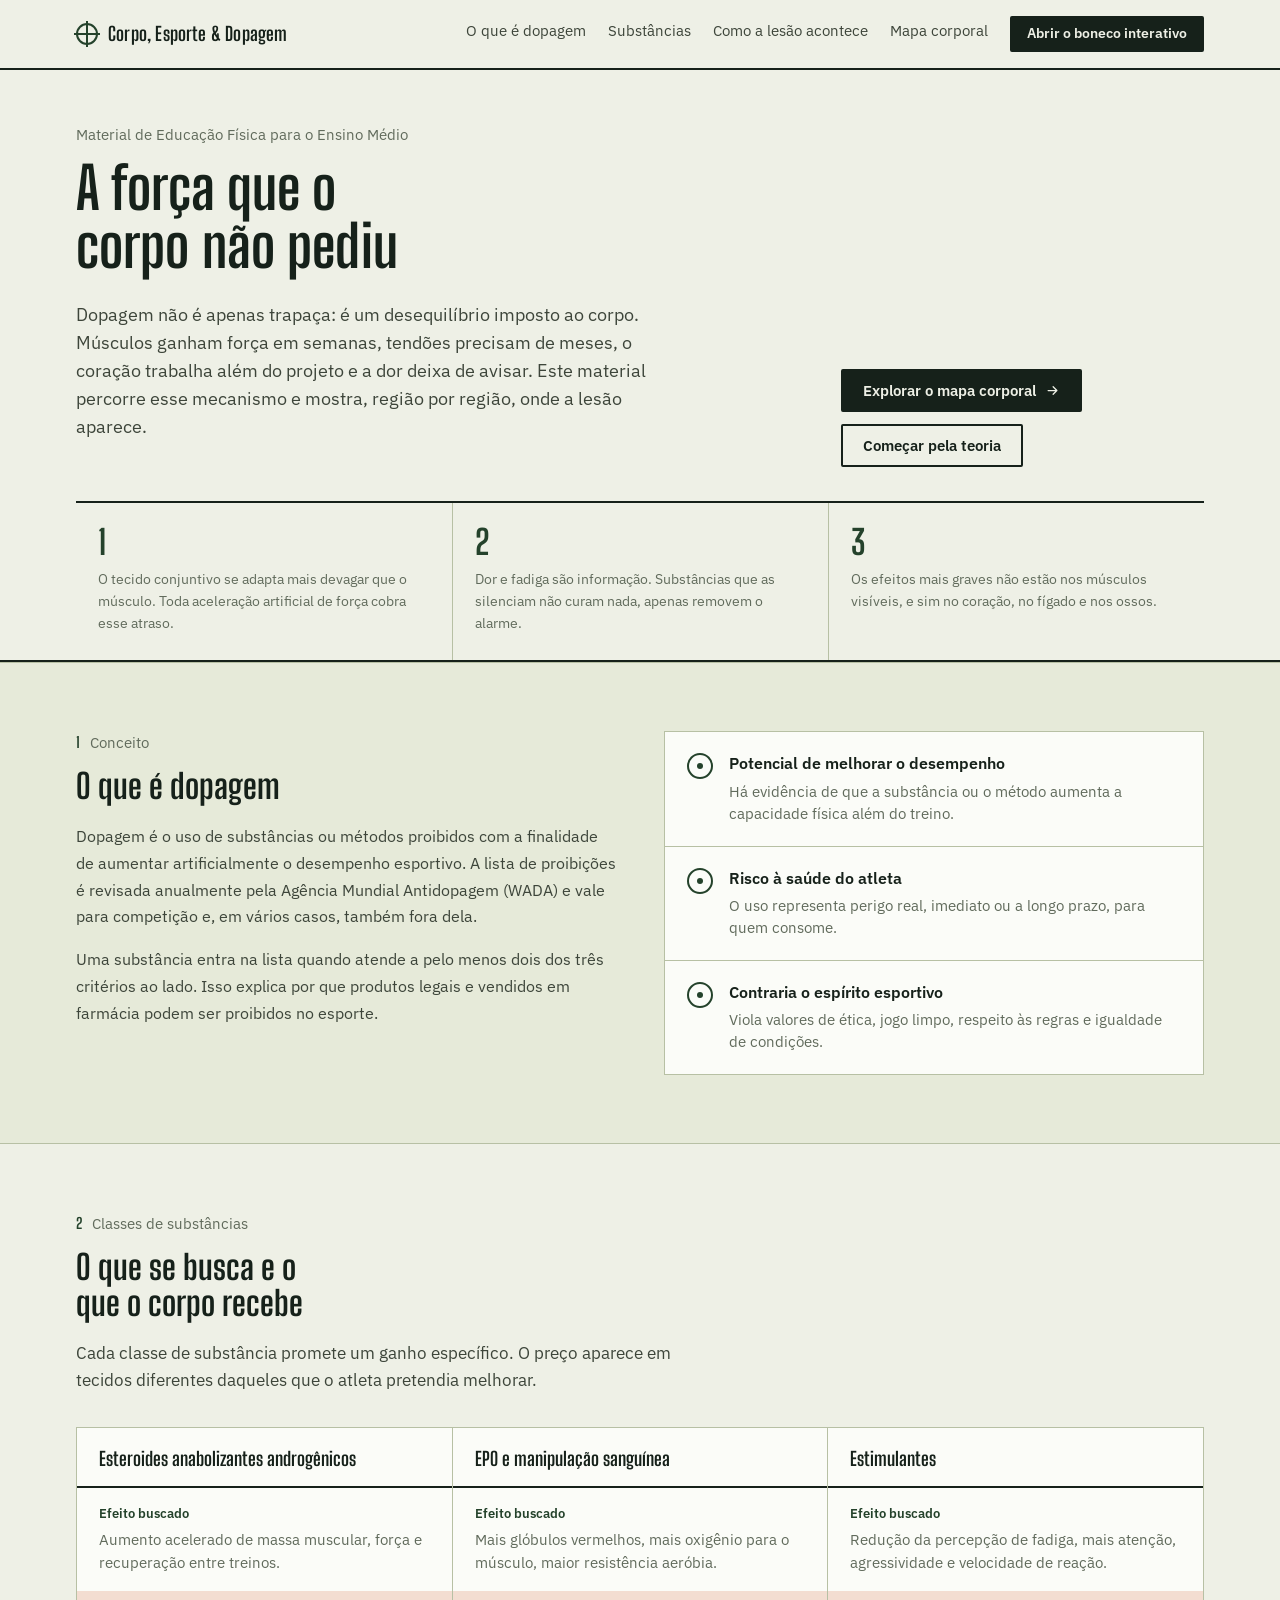
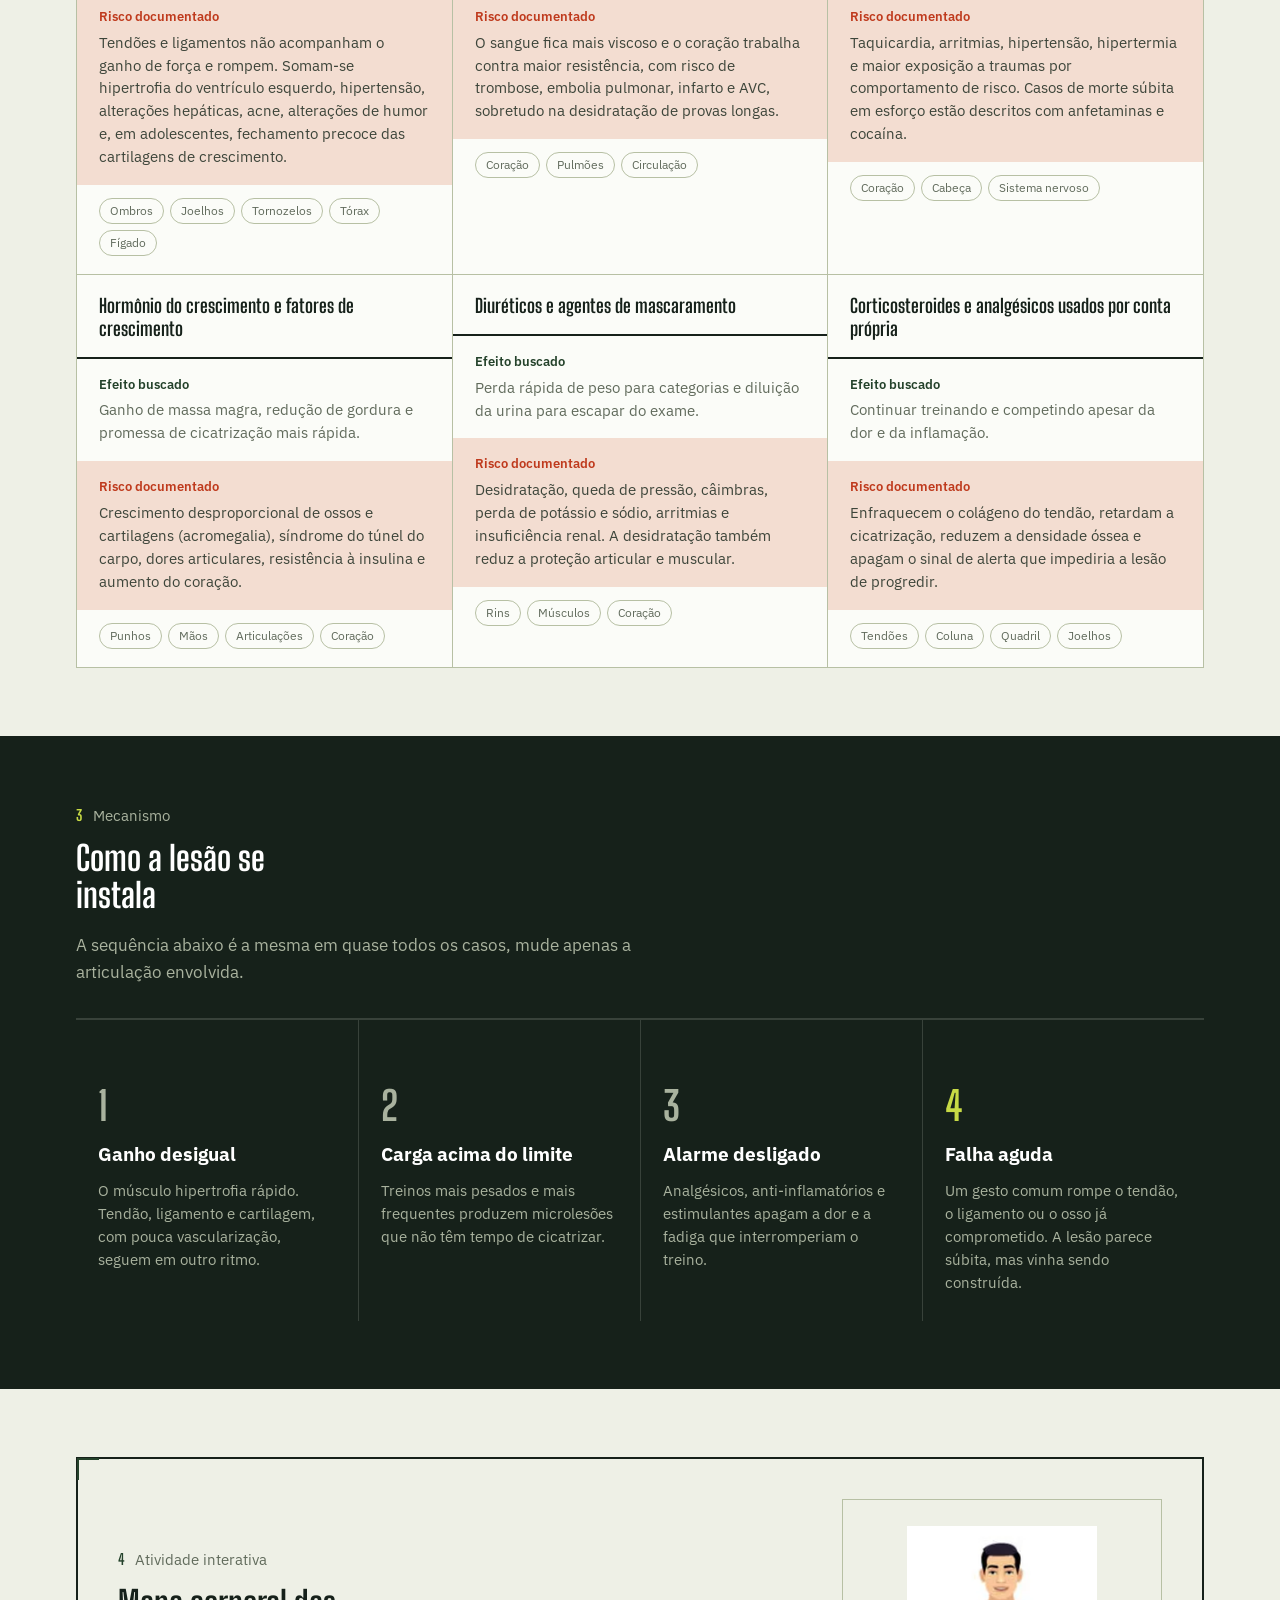
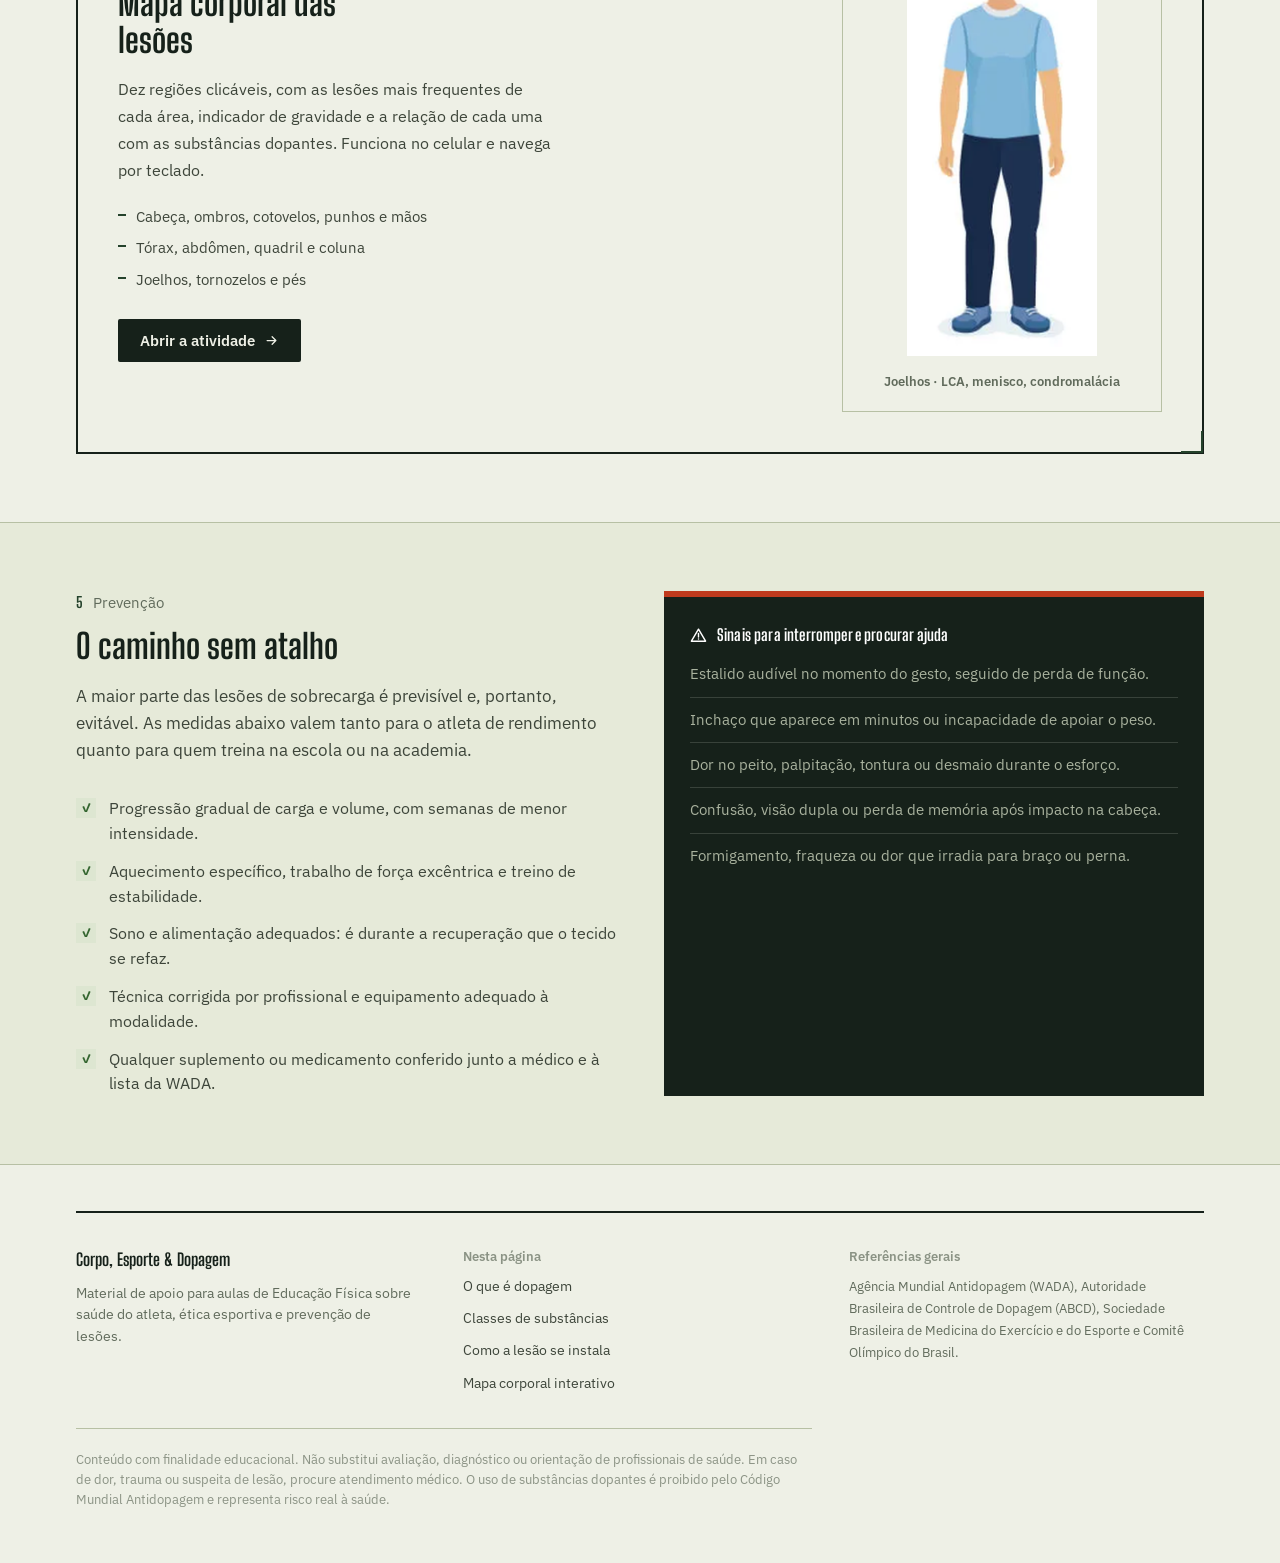
<file: index.html>
<!DOCTYPE html>
<html lang="pt-BR">
<head>
<meta charset="utf-8">
<meta name="viewport" content="width=device-width, initial-scale=1">
<title>Corpo, Esporte &amp; Dopagem</title>
<meta name="description" content="Material educativo sobre dopagem, mecanismo de lesão esportiva e mapa corporal interativo das lesões mais frequentes.">
<link rel="preconnect" href="https://fonts.googleapis.com">
<link rel="preconnect" href="https://fonts.gstatic.com" crossorigin>
<link rel="stylesheet" href="CSS/style.css">
</head>
<body>

<header class="cabecalho">
  <div class="faixa cabecalho-barra">
    <a href="#inicio" class="marca"><span class="marca-mira"></span>Corpo, Esporte &amp; Dopagem</a>
    <nav class="menu">
      <a href="#dopagem" class="menu-link">O que é dopagem</a>
      <a href="#substancias" class="menu-link">Substâncias</a>
      <a href="#mecanismo" class="menu-link">Como a lesão acontece</a>
      <a href="#mapa" class="menu-link">Mapa corporal</a>
      <a href="Paginas/MapaCorporal.html" class="botao botao-cheio botao-pequeno">Abrir o boneco interativo</a>
    </nav>
  </div>
</header>

<section id="inicio" class="hero">
  <div class="faixa">
    <p class="hero-legenda">Material de Educação Física para o Ensino Médio</p>
    <h1 class="hero-titulo">A força que o corpo não pediu</h1>
    <div class="hero-corpo">
      <p class="hero-texto">Dopagem não é apenas trapaça: é um desequilíbrio imposto ao corpo. Músculos ganham força em semanas, tendões precisam de meses, o coração trabalha além do projeto e a dor deixa de avisar. Este material percorre esse mecanismo e mostra, região por região, onde a lesão aparece.</p>
      <div class="hero-acoes">
        <a href="Paginas/MapaCorporal.html" class="botao botao-cheio">Explorar o mapa corporal
          <svg viewBox="0 0 24 24" aria-hidden="true" class="icone-seta"><path d="M5 12h13M13 6l6 6-6 6" class="icone-traco"></path></svg>
        </a>
        <a href="#dopagem" class="botao botao-vazado">Começar pela teoria</a>
      </div>
    </div>
  </div>
  <div class="faixa">
    <div class="hero-estatisticas">
      <div class="hero-estatistica">
        <span class="hero-estatistica-numero">1</span>
        <p class="hero-estatistica-texto">O tecido conjuntivo se adapta mais devagar que o músculo. Toda aceleração artificial de força cobra esse atraso.</p>
      </div>
      <div class="hero-estatistica">
        <span class="hero-estatistica-numero">2</span>
        <p class="hero-estatistica-texto">Dor e fadiga são informação. Substâncias que as silenciam não curam nada, apenas removem o alarme.</p>
      </div>
      <div class="hero-estatistica">
        <span class="hero-estatistica-numero">3</span>
        <p class="hero-estatistica-texto">Os efeitos mais graves não estão nos músculos visíveis, e sim no coração, no fígado e nos ossos.</p>
      </div>
    </div>
  </div>
</section>

<section id="dopagem" class="secao-alt secao">
  <div class="faixa duas-colunas">
    <div>
      <p class="rotulo-secao"><span class="rotulo-secao-numero">1</span><span class="rotulo-secao-texto">Conceito</span></p>
      <h2 class="titulo-secao">O que é dopagem</h2>
      <p class="texto-corpo">Dopagem é o uso de substâncias ou métodos proibidos com a finalidade de aumentar artificialmente o desempenho esportivo. A lista de proibições é revisada anualmente pela Agência Mundial Antidopagem (WADA) e vale para competição e, em vários casos, também fora dela.</p>
      <p class="texto-corpo">Uma substância entra na lista quando atende a pelo menos dois dos três critérios ao lado. Isso explica por que produtos legais e vendidos em farmácia podem ser proibidos no esporte.</p>
    </div>
    <div class="lista-criterios">
      <div class="criterio">
        <span class="criterio-marca"><span></span></span>
        <div>
          <p class="criterio-titulo">Potencial de melhorar o desempenho</p>
          <p class="criterio-texto">Há evidência de que a substância ou o método aumenta a capacidade física além do treino.</p>
        </div>
      </div>
      <div class="criterio">
        <span class="criterio-marca"><span></span></span>
        <div>
          <p class="criterio-titulo">Risco à saúde do atleta</p>
          <p class="criterio-texto">O uso representa perigo real, imediato ou a longo prazo, para quem consome.</p>
        </div>
      </div>
      <div class="criterio">
        <span class="criterio-marca"><span></span></span>
        <div>
          <p class="criterio-titulo">Contraria o espírito esportivo</p>
          <p class="criterio-texto">Viola valores de ética, jogo limpo, respeito às regras e igualdade de condições.</p>
        </div>
      </div>
    </div>
  </div>
</section>

<section id="substancias" class="secao">
  <div class="faixa">
    <p class="rotulo-secao"><span class="rotulo-secao-numero">2</span><span class="rotulo-secao-texto">Classes de substâncias</span></p>
    <h2 class="titulo-secao">O que se busca e o que o corpo recebe</h2>
    <p class="intro-secao">Cada classe de substância promete um ganho específico. O preço aparece em tecidos diferentes daqueles que o atleta pretendia melhorar.</p>

    <div class="grade-substancias">

      <article class="ficha">
        <h3 class="ficha-titulo">Esteroides anabolizantes androgênicos</h3>
        <div class="ficha-bloco">
          <p class="ficha-bloco-rotulo">Efeito buscado</p>
          <p class="ficha-bloco-texto">Aumento acelerado de massa muscular, força e recuperação entre treinos.</p>
        </div>
        <div class="ficha-bloco ficha-bloco--risco">
          <p class="ficha-bloco-rotulo">Risco documentado</p>
          <p class="ficha-bloco-texto">Tendões e ligamentos não acompanham o ganho de força e rompem. Somam-se hipertrofia do ventrículo esquerdo, hipertensão, alterações hepáticas, acne, alterações de humor e, em adolescentes, fechamento precoce das cartilagens de crescimento.</p>
        </div>
        <div class="ficha-regioes">
          <span class="etiqueta-regiao">Ombros</span><span class="etiqueta-regiao">Joelhos</span><span class="etiqueta-regiao">Tornozelos</span><span class="etiqueta-regiao">Tórax</span><span class="etiqueta-regiao">Fígado</span>
        </div>
      </article>

      <article class="ficha">
        <h3 class="ficha-titulo">EPO e manipulação sanguínea</h3>
        <div class="ficha-bloco">
          <p class="ficha-bloco-rotulo">Efeito buscado</p>
          <p class="ficha-bloco-texto">Mais glóbulos vermelhos, mais oxigênio para o músculo, maior resistência aeróbia.</p>
        </div>
        <div class="ficha-bloco ficha-bloco--risco">
          <p class="ficha-bloco-rotulo">Risco documentado</p>
          <p class="ficha-bloco-texto">O sangue fica mais viscoso e o coração trabalha contra maior resistência, com risco de trombose, embolia pulmonar, infarto e AVC, sobretudo na desidratação de provas longas.</p>
        </div>
        <div class="ficha-regioes">
          <span class="etiqueta-regiao">Coração</span><span class="etiqueta-regiao">Pulmões</span><span class="etiqueta-regiao">Circulação</span>
        </div>
      </article>

      <article class="ficha">
        <h3 class="ficha-titulo">Estimulantes</h3>
        <div class="ficha-bloco">
          <p class="ficha-bloco-rotulo">Efeito buscado</p>
          <p class="ficha-bloco-texto">Redução da percepção de fadiga, mais atenção, agressividade e velocidade de reação.</p>
        </div>
        <div class="ficha-bloco ficha-bloco--risco">
          <p class="ficha-bloco-rotulo">Risco documentado</p>
          <p class="ficha-bloco-texto">Taquicardia, arritmias, hipertensão, hipertermia e maior exposição a traumas por comportamento de risco. Casos de morte súbita em esforço estão descritos com anfetaminas e cocaína.</p>
        </div>
        <div class="ficha-regioes">
          <span class="etiqueta-regiao">Coração</span><span class="etiqueta-regiao">Cabeça</span><span class="etiqueta-regiao">Sistema nervoso</span>
        </div>
      </article>

      <article class="ficha">
        <h3 class="ficha-titulo">Hormônio do crescimento e fatores de crescimento</h3>
        <div class="ficha-bloco">
          <p class="ficha-bloco-rotulo">Efeito buscado</p>
          <p class="ficha-bloco-texto">Ganho de massa magra, redução de gordura e promessa de cicatrização mais rápida.</p>
        </div>
        <div class="ficha-bloco ficha-bloco--risco">
          <p class="ficha-bloco-rotulo">Risco documentado</p>
          <p class="ficha-bloco-texto">Crescimento desproporcional de ossos e cartilagens (acromegalia), síndrome do túnel do carpo, dores articulares, resistência à insulina e aumento do coração.</p>
        </div>
        <div class="ficha-regioes">
          <span class="etiqueta-regiao">Punhos</span><span class="etiqueta-regiao">Mãos</span><span class="etiqueta-regiao">Articulações</span><span class="etiqueta-regiao">Coração</span>
        </div>
      </article>

      <article class="ficha">
        <h3 class="ficha-titulo">Diuréticos e agentes de mascaramento</h3>
        <div class="ficha-bloco">
          <p class="ficha-bloco-rotulo">Efeito buscado</p>
          <p class="ficha-bloco-texto">Perda rápida de peso para categorias e diluição da urina para escapar do exame.</p>
        </div>
        <div class="ficha-bloco ficha-bloco--risco">
          <p class="ficha-bloco-rotulo">Risco documentado</p>
          <p class="ficha-bloco-texto">Desidratação, queda de pressão, câimbras, perda de potássio e sódio, arritmias e insuficiência renal. A desidratação também reduz a proteção articular e muscular.</p>
        </div>
        <div class="ficha-regioes">
          <span class="etiqueta-regiao">Rins</span><span class="etiqueta-regiao">Músculos</span><span class="etiqueta-regiao">Coração</span>
        </div>
      </article>

      <article class="ficha">
        <h3 class="ficha-titulo">Corticosteroides e analgésicos usados por conta própria</h3>
        <div class="ficha-bloco">
          <p class="ficha-bloco-rotulo">Efeito buscado</p>
          <p class="ficha-bloco-texto">Continuar treinando e competindo apesar da dor e da inflamação.</p>
        </div>
        <div class="ficha-bloco ficha-bloco--risco">
          <p class="ficha-bloco-rotulo">Risco documentado</p>
          <p class="ficha-bloco-texto">Enfraquecem o colágeno do tendão, retardam a cicatrização, reduzem a densidade óssea e apagam o sinal de alerta que impediria a lesão de progredir.</p>
        </div>
        <div class="ficha-regioes">
          <span class="etiqueta-regiao">Tendões</span><span class="etiqueta-regiao">Coluna</span><span class="etiqueta-regiao">Quadril</span><span class="etiqueta-regiao">Joelhos</span>
        </div>
      </article>

    </div>
  </div>
</section>

<section id="mecanismo" class="secao-escura secao">
  <div class="faixa">
    <p class="rotulo-secao"><span class="rotulo-secao-numero">3</span><span class="rotulo-secao-texto">Mecanismo</span></p>
    <h2 class="titulo-secao">Como a lesão se instala</h2>
    <p class="intro-secao">A sequência abaixo é a mesma em quase todos os casos, mude apenas a articulação envolvida.</p>

    <div class="pista">
      <div class="raia">
        <p class="raia-numero">1</p>
        <p class="raia-titulo">Ganho desigual</p>
        <p class="raia-texto">O músculo hipertrofia rápido. Tendão, ligamento e cartilagem, com pouca vascularização, seguem em outro ritmo.</p>
      </div>
      <div class="raia">
        <p class="raia-numero">2</p>
        <p class="raia-titulo">Carga acima do limite</p>
        <p class="raia-texto">Treinos mais pesados e mais frequentes produzem microlesões que não têm tempo de cicatrizar.</p>
      </div>
      <div class="raia">
        <p class="raia-numero">3</p>
        <p class="raia-titulo">Alarme desligado</p>
        <p class="raia-texto">Analgésicos, anti-inflamatórios e estimulantes apagam a dor e a fadiga que interromperiam o treino.</p>
      </div>
      <div class="raia raia--final">
        <p class="raia-numero">4</p>
        <p class="raia-titulo">Falha aguda</p>
        <p class="raia-texto">Um gesto comum rompe o tendão, o ligamento ou o osso já comprometido. A lesão parece súbita, mas vinha sendo construída.</p>
      </div>
    </div>
  </div>
</section>

<section id="mapa" class="secao">
  <div class="faixa">
    <div class="chamada-mapa moldura-mira">
      <div>
        <p class="rotulo-secao"><span class="rotulo-secao-numero">4</span><span class="rotulo-secao-texto">Atividade interativa</span></p>
        <h2 class="titulo-secao">Mapa corporal das lesões</h2>
        <p class="texto-corpo texto-corpo--estreito">Dez regiões clicáveis, com as lesões mais frequentes de cada área, indicador de gravidade e a relação de cada uma com as substâncias dopantes. Funciona no celular e navega por teclado.</p>
        <ul class="lista-topicos">
          <li>Cabeça, ombros, cotovelos, punhos e mãos</li>
          <li>Tórax, abdômen, quadril e coluna</li>
          <li>Joelhos, tornozelos e pés</li>
        </ul>
        <a href="Paginas/MapaCorporal.html" class="botao botao-cheio">Abrir a atividade
          <svg viewBox="0 0 24 24" aria-hidden="true" class="icone-seta"><path d="M5 12h13M13 6l6 6-6 6" class="icone-traco"></path></svg>
        </a>
      </div>

      <a href="Paginas/MapaCorporal.html" aria-label="Abrir o mapa corporal interativo" class="previa-figura-link">
        <div class="previa-figura">
          <img src="imagens/humano-mapa.png" alt="Ilustração de uma pessoa em pé, de frente, prévia do mapa corporal interativo.">
        </div>
        <p class="previa-legenda">Joelhos · LCA, menisco, condromalácia</p>
      </a>
    </div>
  </div>
</section>

<section class="secao-alt secao">
  <div class="faixa duas-colunas">
    <div>
      <p class="rotulo-secao"><span class="rotulo-secao-numero">5</span><span class="rotulo-secao-texto">Prevenção</span></p>
      <h2 class="titulo-secao">O caminho sem atalho</h2>
      <p class="intro-secao">A maior parte das lesões de sobrecarga é previsível e, portanto, evitável. As medidas abaixo valem tanto para o atleta de rendimento quanto para quem treina na escola ou na academia.</p>
      <div class="lista-medidas">
        <div class="medida"><span class="medida-marca">✓</span><p class="medida-texto">Progressão gradual de carga e volume, com semanas de menor intensidade.</p></div>
        <div class="medida"><span class="medida-marca">✓</span><p class="medida-texto">Aquecimento específico, trabalho de força excêntrica e treino de estabilidade.</p></div>
        <div class="medida"><span class="medida-marca">✓</span><p class="medida-texto">Sono e alimentação adequados: é durante a recuperação que o tecido se refaz.</p></div>
        <div class="medida"><span class="medida-marca">✓</span><p class="medida-texto">Técnica corrigida por profissional e equipamento adequado à modalidade.</p></div>
        <div class="medida"><span class="medida-marca">✓</span><p class="medida-texto">Qualquer suplemento ou medicamento conferido junto a médico e à lista da WADA.</p></div>
      </div>
    </div>

    <div class="cartao-vermelho">
      <div class="cartao-vermelho-cabecalho">
        <svg viewBox="0 0 24 24" aria-hidden="true" class="cartao-vermelho-icone"><path d="M12 3 22 20H2Z" fill="none" stroke="#fff" stroke-width="2" stroke-linejoin="round"></path><path d="M12 9v5" stroke="#fff" stroke-width="2" stroke-linecap="round"></path><circle cx="12" cy="17" r="1.1" fill="#fff"></circle></svg>
        <p class="cartao-vermelho-rotulo">Sinais para interromper e procurar ajuda</p>
      </div>
      <ul class="lista-alerta">
        <li>Estalido audível no momento do gesto, seguido de perda de função.</li>
        <li>Inchaço que aparece em minutos ou incapacidade de apoiar o peso.</li>
        <li>Dor no peito, palpitação, tontura ou desmaio durante o esforço.</li>
        <li>Confusão, visão dupla ou perda de memória após impacto na cabeça.</li>
        <li>Formigamento, fraqueza ou dor que irradia para braço ou perna.</li>
      </ul>
    </div>
  </div>
</section>

<footer class="rodape">
  <div class="faixa">
    <div class="rodape-grade">
      <div>
        <p class="rodape-marca">Corpo, Esporte &amp; Dopagem</p>
        <p class="rodape-texto">Material de apoio para aulas de Educação Física sobre saúde do atleta, ética esportiva e prevenção de lesões.</p>
      </div>
      <div>
        <p class="rodape-titulo">Nesta página</p>
        <div class="rodape-links">
          <a href="#dopagem" class="menu-link">O que é dopagem</a>
          <a href="#substancias" class="menu-link">Classes de substâncias</a>
          <a href="#mecanismo" class="menu-link">Como a lesão se instala</a>
          <a href="Paginas/MapaCorporal.html" class="menu-link">Mapa corporal interativo</a>
        </div>
      </div>
      <div>
        <p class="rodape-titulo">Referências gerais</p>
        <p class="rodape-refs">Agência Mundial Antidopagem (WADA), Autoridade Brasileira de Controle de Dopagem (ABCD), Sociedade Brasileira de Medicina do Exercício e do Esporte e Comitê Olímpico do Brasil.</p>
      </div>
    </div>
    <p class="rodape-aviso">Conteúdo com finalidade educacional. Não substitui avaliação, diagnóstico ou orientação de profissionais de saúde. Em caso de dor, trauma ou suspeita de lesão, procure atendimento médico. O uso de substâncias dopantes é proibido pelo Código Mundial Antidopagem e representa risco real à saúde.</p>
  </div>
</footer>

</body>
</html>
</file>
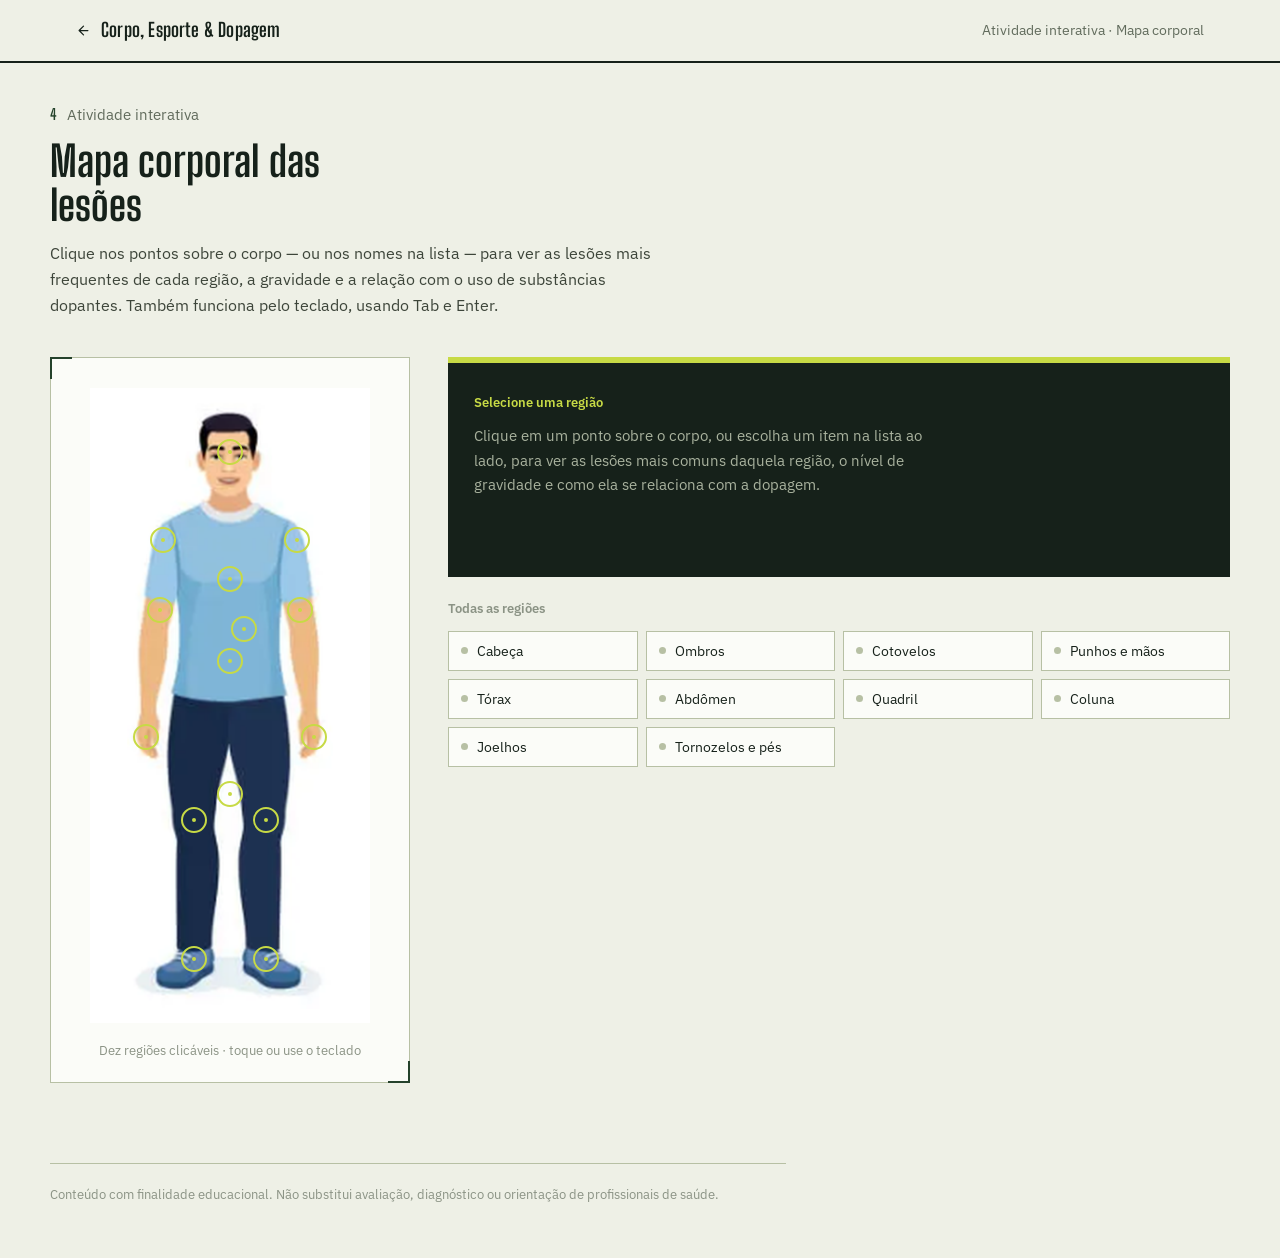
<file: Paginas/MapaCorporal.html>
<!DOCTYPE html>
<html lang="pt-BR">
<head>
<meta charset="utf-8">
<meta name="viewport" content="width=device-width, initial-scale=1">
<title>Mapa Corporal das Lesões</title>
<meta name="description" content="Mapa corporal interativo: clique nas regiões do corpo para ver as lesões mais frequentes e sua relação com a dopagem.">
<link rel="preconnect" href="https://fonts.googleapis.com">
<link rel="preconnect" href="https://fonts.gstatic.com" crossorigin>
<link rel="stylesheet" href="../CSS/style.css">
</head>
<body>

<header class="cabecalho">
  <div class="faixa cabecalho-barra">
    <a href="../index.html" class="marca">
      <svg viewBox="0 0 24 24" aria-hidden="true" class="icone-voltar"><path d="M19 12H6M12 5l-7 7 7 7" class="icone-traco"></path></svg>
      Corpo, Esporte &amp; Dopagem
    </a>
    <span class="legenda-pagina">Atividade interativa · Mapa corporal</span>
  </div>
</header>

<header class="faixa cabecalho-pagina">
  <p class="rotulo-secao"><span class="rotulo-secao-numero">4</span><span class="rotulo-secao-texto">Atividade interativa</span></p>
  <h1 class="titulo-pagina">Mapa corporal das lesões</h1>
  <p class="texto-pagina">Clique nos pontos sobre o corpo — ou nos nomes na lista — para ver as lesões mais frequentes de cada região, a gravidade e a relação com o uso de substâncias dopantes. Também funciona pelo teclado, usando Tab e Enter.</p>
</header>

<section class="faixa area-mapa">
  <div class="grade-mapa">

    <div class="painel-figura moldura-mira">
      <div class="figura-corpo" id="figuraCorpo">
        <img class="figura-corpo-imagem" src="../imagens/humano-mapa.png" alt="Ilustração de um homem em pé, de frente, usada como base do mapa corporal interativo.">
      </div>
      <p class="painel-figura-legenda">Dez regiões clicáveis · toque ou use o teclado</p>
    </div>

    <div class="pilha-lateral">

      <div id="painelInfo" aria-live="polite" class="painel-info">
        <div id="infoVazio">
          <p class="painel-info-rotulo">Selecione uma região</p>
          <p class="painel-info-texto-vazio">Clique em um ponto sobre o corpo, ou escolha um item na lista ao lado, para ver as lesões mais comuns daquela região, o nível de gravidade e como ela se relaciona com a dopagem.</p>
        </div>
        <div id="infoConteudo" class="oculto">
          <p id="infoChamada" class="painel-info-rotulo">Região selecionada</p>
          <div class="info-cabecalho">
            <h2 id="infoTitulo" class="info-titulo"></h2>
            <span id="infoSelo" class="selo"></span>
          </div>
          <div class="info-bloco">
            <p class="info-bloco-rotulo">Lesões mais frequentes</p>
            <ul id="infoLesoes" class="lista-lesoes"></ul>
          </div>
          <div class="info-linha"></div>
          <div>
            <p class="info-bloco-rotulo">Relação com a dopagem</p>
            <p id="infoRelacao" class="info-relacao"></p>
          </div>
        </div>
      </div>

      <div>
        <p class="lista-regioes-titulo">Todas as regiões</p>
        <div id="listaRegioes" class="lista-regioes"></div>
      </div>

    </div>
  </div>
</section>

<footer class="faixa rodape-simples">
  <p class="aviso-simples">Conteúdo com finalidade educacional. Não substitui avaliação, diagnóstico ou orientação de profissionais de saúde.</p>
</footer>

<script src="../JS/script.js"></script>

</body>
</html>
</file>
<file: CSS/style.css>
@import url('https://fonts.googleapis.com/css2?family=Big+Shoulders+Display:wght@600;700;800&family=IBM+Plex+Sans:ital,wght@0,400;0,500;0,600;0,700;1,400&display=swap');

:root {
  color-scheme: light dark;

  --papel: #eef0e6;
  --papel-alt: #e6ead9;
  --superficie: #fbfcf8;
  --linha: #d3d9c4;
  --linha-forte: #b7c0a4;

  --tinta: #16211a;
  --texto: #3d453a;
  --texto-suave: #616b5c;
  --texto-fraco: #8b9385;

  --marca: #24422b;
  --marca-forte: #16211a;
  --lima: #c7da45;
  --lima-tinta: #4c5a17;

  --perigo: #bf3a1d;
  --perigo-fundo: #f3ddd1;
  --aviso: #b97a17;
  --aviso-fundo: #f2e6c5;
  --sucesso: #33652f;
  --sucesso-fundo: #dde6d1;

  --painel: #16211a;
  --painel-texto: #eaece0;
  --painel-texto-suave: #a9b29e;
  --painel-linha: rgba(234, 236, 224, 0.16);

  --sombra: rgba(22, 28, 20, 0.18);
}

@media (prefers-color-scheme: dark) {
  :root {
    --papel: #12160f;
    --papel-alt: #171c13;
    --superficie: #1a1f16;
    --linha: #2b3324;
    --linha-forte: #3a4531;

    --tinta: #e9ebdf;
    --texto: #c3c9b6;
    --texto-suave: #99a189;
    --texto-fraco: #767e6b;

    --marca: #8fb679;
    --marca-forte: #a9cf90;
    --lima: #cfe159;
    --lima-tinta: #16211a;

    --perigo: #e08363;
    --perigo-fundo: rgba(224, 131, 99, 0.14);
    --aviso: #dba845;
    --aviso-fundo: rgba(219, 168, 69, 0.14);
    --sucesso: #8fb67e;
    --sucesso-fundo: rgba(143, 182, 126, 0.14);

    --painel: #0c0f0a;
    --painel-texto: #e9ebdf;
    --painel-texto-suave: #9aa38d;
    --painel-linha: rgba(233, 235, 223, 0.12);

    --sombra: rgba(0, 0, 0, 0.5);
  }
}

* { box-sizing: border-box; }
html { scroll-behavior: smooth; }
body {
  margin: 0;
  background: var(--papel);
  color: var(--tinta);
  font-family: "IBM Plex Sans", system-ui, sans-serif;
  font-size: 16px;
  line-height: 1.5;
}
a { color: var(--marca); }
a:hover { color: var(--lima-tinta); }
h1, h2, h3 { font-family: "Big Shoulders Display", sans-serif; margin: 0; }
::selection { background: var(--lima); color: var(--lima-tinta); }
:focus-visible { outline: 2px solid var(--marca); outline-offset: 3px; }

.faixa { max-width: 1180px; margin: 0 auto; padding: 0 26px; }
.oculto { display: none; }

.moldura-mira { position: relative; }
.moldura-mira::before,
.moldura-mira::after {
  content: "";
  position: absolute;
  width: 20px;
  height: 20px;
  pointer-events: none;
}
.moldura-mira::before { top: -1px; left: -1px; border-top: 2px solid var(--marca); border-left: 2px solid var(--marca); }
.moldura-mira::after { bottom: -1px; right: -1px; border-bottom: 2px solid var(--marca); border-right: 2px solid var(--marca); }

.cabecalho {
  position: sticky;
  top: 0;
  z-index: 30;
  background: var(--papel);
  border-bottom: 2px solid var(--tinta);
}
.cabecalho-barra {
  display: flex;
  align-items: center;
  justify-content: space-between;
  gap: 22px;
  padding: 16px 26px;
  flex-wrap: wrap;
}
.marca {
  display: inline-flex;
  align-items: center;
  gap: 10px;
  text-decoration: none;
  color: var(--tinta);
  font-family: "Big Shoulders Display", sans-serif;
  font-weight: 700;
  font-size: 19px;
  letter-spacing: 0.01em;
}
.marca-mira {
  flex: none;
  width: 22px;
  height: 22px;
  border: 2px solid var(--marca);
  border-radius: 50%;
  position: relative;
}
.marca-mira::before, .marca-mira::after {
  content: "";
  position: absolute;
  background: var(--marca);
}
.marca-mira::before { top: 50%; left: -4px; right: -4px; height: 2px; transform: translateY(-1px); }
.marca-mira::after { left: 50%; top: -4px; bottom: -4px; width: 2px; transform: translateX(-1px); }

.menu { display: flex; align-items: center; gap: 22px; flex-wrap: wrap; font-size: 14.5px; }
.menu-link { color: var(--texto); text-decoration: none; padding-bottom: 3px; border-bottom: 2px solid transparent; }
.menu-link:hover { color: var(--tinta); border-bottom-color: var(--lima); }
.legenda-pagina { font-size: 14px; color: var(--texto-suave); }
.icone-voltar { width: 15px; height: 15px; flex: none; }
.icone-traco { fill: none; stroke: currentColor; stroke-width: 2; stroke-linecap: round; stroke-linejoin: round; }

.botao {
  display: inline-flex;
  align-items: center;
  gap: 9px;
  text-decoration: none;
  font-family: "IBM Plex Sans", sans-serif;
  font-weight: 600;
  font-size: 15px;
  border-radius: 2px;
  border: 2px solid var(--tinta);
  padding: 12px 20px;
  cursor: pointer;
  line-height: 1;
}
.botao-cheio { background: var(--tinta); color: var(--papel); }
.botao-cheio:hover { background: var(--marca); border-color: var(--marca); color: #fff; }
.botao-vazado { background: transparent; color: var(--tinta); }
.botao-vazado:hover { background: var(--tinta); color: var(--papel); }
.botao-pequeno { padding: 9px 15px; font-size: 13.5px; }
.icone-seta { width: 15px; height: 15px; }


.hero { padding: 54px 0 0; border-bottom: 2px solid var(--tinta); }
.hero-legenda { margin: 0 0 14px; font-size: 14.5px; color: var(--texto-suave); }
.hero-titulo {
  font-size: 58px;
  font-weight: 700;
  line-height: 1;
  letter-spacing: 0.002em;
  color: var(--tinta);
  max-width: 15ch;
  margin: 0 0 26px;
}
.hero-corpo { display: grid; grid-template-columns: minmax(280px, 1fr) minmax(220px, 0.5fr); gap: 40px; align-items: end; padding-bottom: 34px; }
.hero-texto { font-size: 17.5px; line-height: 1.6; color: var(--texto); max-width: 56ch; margin: 0 0 26px; }
.hero-acoes { display: flex; flex-wrap: wrap; gap: 12px; }

.hero-estatisticas {
  display: grid;
  grid-template-columns: repeat(3, 1fr);
  border-top: 2px solid var(--tinta);
}
.hero-estatistica { padding: 22px 22px 26px; border-left: 1px solid var(--linha-forte); }
.hero-estatistica:first-child { border-left: none; }
.hero-estatistica-numero { display: block; font-family: "Big Shoulders Display", sans-serif; font-size: 34px; font-weight: 700; color: var(--marca); line-height: 1; margin-bottom: 10px; }
.hero-estatistica-texto { margin: 0; font-size: 14px; line-height: 1.55; color: var(--texto-suave); }


.rotulo-secao { display: flex; align-items: baseline; gap: 10px; margin: 0 0 14px; }
.rotulo-secao-numero { font-family: "Big Shoulders Display", sans-serif; font-size: 15px; font-weight: 700; color: var(--marca); }
.rotulo-secao-texto { font-size: 14.5px; color: var(--texto-suave); }
.titulo-secao { font-size: 34px; font-weight: 700; line-height: 1.08; color: var(--tinta); margin: 0 0 18px; max-width: 18ch; }
.intro-secao { font-size: 16.5px; line-height: 1.65; color: var(--texto); max-width: 62ch; margin: 0 0 32px; }

.secao { padding: 68px 0; }
.secao-alt { background: var(--papel-alt); border-top: 1px solid var(--linha-forte); border-bottom: 1px solid var(--linha-forte); }
.secao-escura { background: var(--painel); color: var(--painel-texto); }
.secao-escura .rotulo-secao-numero { color: var(--lima); }
.secao-escura .rotulo-secao-texto { color: var(--painel-texto-suave); }
.secao-escura .titulo-secao { color: #fff; }
.secao-escura .intro-secao { color: var(--painel-texto-suave); }

.duas-colunas { display: grid; grid-template-columns: repeat(auto-fit, minmax(300px, 1fr)); gap: 48px; }

.texto-corpo { font-size: 16px; line-height: 1.68; color: var(--texto); margin: 0 0 16px; }
.texto-corpo:last-child { margin-bottom: 0; }
.texto-corpo--estreito { max-width: 44ch; margin-bottom: 22px; }

.lista-criterios { display: grid; gap: 1px; background: var(--linha-forte); border: 1px solid var(--linha-forte); }
.criterio { background: var(--superficie); padding: 20px 22px; display: flex; gap: 16px; align-items: baseline; }
.criterio-marca { flex: none; width: 26px; height: 26px; border-radius: 50%; border: 2px solid var(--marca); display: grid; place-items: center; }
.criterio-marca span { width: 6px; height: 6px; border-radius: 50%; background: var(--marca); }
.criterio-titulo { margin: 0 0 5px; font-weight: 600; font-size: 15.5px; color: var(--tinta); }
.criterio-texto { margin: 0; font-size: 14.5px; line-height: 1.55; color: var(--texto-suave); }

.grade-substancias { display: grid; grid-template-columns: repeat(auto-fit, minmax(300px, 1fr)); gap: 1px; background: var(--linha-forte); border: 1px solid var(--linha-forte); }
.ficha {
  background: var(--superficie);
  display: grid;
  align-content: start;
}
.ficha-titulo { margin: 0; padding: 20px 22px 16px; font-size: 19px; font-weight: 700; line-height: 1.2; color: var(--tinta); border-bottom: 2px solid var(--tinta); }
.ficha-bloco { padding: 16px 22px; }
.ficha-bloco--risco { background: var(--perigo-fundo); }
.ficha-bloco-rotulo { margin: 0 0 6px; font-size: 12.5px; font-weight: 600; color: var(--marca); }
.ficha-bloco--risco .ficha-bloco-rotulo { color: var(--perigo); }
.ficha-bloco-texto { margin: 0; font-size: 14.5px; line-height: 1.58; color: var(--texto-suave); }
.ficha-bloco--risco .ficha-bloco-texto { color: var(--texto); }
.ficha-regioes { padding: 13px 22px 18px; display: flex; flex-wrap: wrap; gap: 6px; }
.etiqueta-regiao { font-size: 12px; color: var(--texto-suave); border: 1px solid var(--linha-forte); border-radius: 999px; padding: 3px 10px; }

.pista { margin-top: 10px; display: grid; grid-template-columns: repeat(auto-fit, minmax(230px, 1fr)); border-top: 2px solid var(--painel-linha); }
.raia { padding: 26px 22px 0; border-left: 1px solid var(--painel-linha); position: relative; }
.raia:first-child { border-left: none; }
.raia-numero { font-family: "Big Shoulders Display", sans-serif; font-size: 40px; font-weight: 700; color: var(--painel-texto-suave); line-height: 1; margin-bottom: 14px; }
.raia--final .raia-numero { color: var(--lima); }
.raia-titulo { font-size: 19px; font-weight: 700; color: #fff; margin: 0 0 10px; }
.raia-texto { font-size: 14.5px; line-height: 1.6; color: var(--painel-texto-suave); margin: 0 0 26px; }

.chamada-mapa {
  border: 2px solid var(--tinta);
  padding: 40px;
  display: grid;
  grid-template-columns: minmax(280px, 1fr) minmax(220px, 320px);
  gap: 42px;
  align-items: center;
}
.lista-topicos { list-style: none; margin: 0 0 28px; padding: 0; display: grid; gap: 9px; }
.lista-topicos li { font-size: 15px; color: var(--texto); padding-left: 18px; position: relative; }
.lista-topicos li::before { content: ""; position: absolute; left: 0; top: 8px; width: 8px; height: 2px; background: var(--marca); }

.previa-figura-link { display: block; text-decoration: none; padding: 26px 18px 20px; border: 1px solid var(--linha-forte); }
.previa-figura-link:hover { border-color: var(--marca); }
.previa-figura { max-width: 190px; margin: 0 auto; }
.previa-figura img { width: 100%; height: auto; display: block; }
.previa-legenda { margin: 16px 0 0; text-align: center; font-size: 12.5px; font-weight: 600; color: var(--texto-suave); }

.lista-medidas { display: grid; gap: 13px; }
.medida { display: flex; gap: 13px; align-items: flex-start; }
.medida-marca { flex: none; width: 20px; height: 20px; background: var(--sucesso-fundo); color: var(--sucesso); display: grid; place-items: center; font-size: 12px; font-weight: 700; margin-top: 2px; }
.medida-texto { margin: 0; font-size: 15.5px; line-height: 1.6; color: var(--texto); }

.cartao-vermelho {
  background: var(--tinta);
  color: #fff;
  padding: 26px 26px 22px;
  position: relative;
  border-top: 6px solid var(--perigo);
}
.cartao-vermelho-cabecalho { display: flex; align-items: center; gap: 10px; margin-bottom: 16px; }
.cartao-vermelho-icone { width: 17px; height: 17px; flex: none; }
.cartao-vermelho-rotulo { margin: 0; font-family: "Big Shoulders Display", sans-serif; font-size: 16px; font-weight: 700; letter-spacing: 0.01em; }
.lista-alerta { margin: 0; padding: 0; list-style: none; display: grid; gap: 11px; }
.lista-alerta li { font-size: 14.5px; line-height: 1.55; color: var(--painel-texto-suave); border-bottom: 1px solid var(--painel-linha); padding-bottom: 11px; }
.lista-alerta li:last-child { border-bottom: none; padding-bottom: 0; }

.rodape { padding: 46px 0 54px; }
.rodape-grade { display: grid; grid-template-columns: repeat(auto-fit, minmax(260px, 1fr)); gap: 32px; border-top: 2px solid var(--tinta); padding-top: 34px; }
.rodape-marca { font-family: "Big Shoulders Display", sans-serif; font-weight: 700; font-size: 17px; margin: 0 0 10px; }
.rodape-texto { margin: 0; font-size: 13.5px; line-height: 1.6; color: var(--texto-suave); max-width: 42ch; }
.rodape-titulo { margin: 0 0 10px; font-size: 12.5px; font-weight: 600; color: var(--texto-fraco); }
.rodape-links { display: grid; gap: 7px; font-size: 13.5px; }
.rodape-refs { margin: 0; font-size: 13px; line-height: 1.7; color: var(--texto-suave); }
.rodape-aviso { margin: 30px 0 0; padding-top: 20px; border-top: 1px solid var(--linha-forte); font-size: 12.5px; line-height: 1.6; color: var(--texto-fraco); max-width: 92ch; }

.cabecalho-pagina { padding: 40px 0 4px; }
.titulo-pagina { font-size: 42px; font-weight: 700; line-height: 1.05; color: var(--tinta); margin: 0 0 14px; max-width: 16ch; }
.texto-pagina { font-size: 16px; line-height: 1.62; margin: 0; max-width: 62ch; color: var(--texto); }

.area-mapa { padding: 34px 0 80px; }
.grade-mapa { display: grid; grid-template-columns: minmax(260px, 360px) minmax(320px, 1fr); gap: 38px; align-items: start; }

.painel-figura { border: 1px solid var(--linha-forte); background: var(--superficie); padding: 30px 22px 22px; }
.figura-corpo { position: relative; width: 100%; max-width: 280px; margin: 0 auto; }
.figura-corpo-imagem { display: block; width: 100%; height: auto; }
.painel-figura-legenda { margin: 18px 0 0; text-align: center; font-size: 12.5px; color: var(--texto-fraco); }

.ponto-interativo {
  position: absolute;
  width: 26px;
  height: 26px;
  margin: -13px 0 0 -13px;
  border-radius: 50%;
  border: 2px solid var(--lima);
  background: transparent;
  padding: 0;
  cursor: pointer;
  display: block;
}
.ponto-interativo::before {
  content: "";
  position: absolute;
  top: 50%; left: 50%;
  width: 4px; height: 4px;
  border-radius: 50%;
  background: var(--lima);
  transform: translate(-50%, -50%);
}
.ponto-interativo:hover, .ponto-interativo:focus-visible { border-color: var(--marca); background: rgba(36, 66, 43, 0.12); }
.ponto-interativo:hover::before, .ponto-interativo:focus-visible::before { background: var(--marca); }
.ponto-interativo.ativo { border-color: var(--perigo); background: rgba(191, 58, 29, 0.12); border-width: 3px; }
.ponto-interativo.ativo::before { background: var(--perigo); }

.pilha-lateral { display: grid; gap: 22px; }

.lista-regioes-titulo { font-size: 13px; font-weight: 600; color: var(--texto-fraco); margin: 0 0 12px; }
.lista-regioes { display: grid; grid-template-columns: repeat(auto-fill, minmax(175px, 1fr)); gap: 8px; }
.regiao-botao {
  text-align: left;
  background: var(--superficie);
  border: 1px solid var(--linha-forte);
  padding: 10px 12px;
  font-family: "IBM Plex Sans", sans-serif;
  font-size: 13.5px;
  color: var(--tinta);
  cursor: pointer;
  display: flex;
  align-items: center;
  gap: 9px;
}
.regiao-botao .ponto { width: 7px; height: 7px; border-radius: 50%; flex: none; background: var(--linha-forte); }
.regiao-botao:hover { border-color: var(--marca); }
.regiao-botao.ativo { border-color: var(--tinta); background: var(--papel-alt); font-weight: 600; }
.regiao-botao.ativo .ponto { background: var(--perigo); }

.painel-info { background: var(--painel); color: var(--painel-texto); padding: 30px 26px; min-height: 220px; border-top: 6px solid var(--lima); }
.painel-info-rotulo { margin: 0 0 12px; font-size: 12.5px; font-weight: 600; color: var(--lima); }
.painel-info-texto-vazio { margin: 0; font-size: 15px; line-height: 1.65; color: var(--painel-texto-suave); max-width: 50ch; }

.info-cabecalho { display: flex; align-items: center; gap: 14px; flex-wrap: wrap; margin-bottom: 18px; }
.info-titulo { font-size: 27px; font-weight: 700; color: #fff; margin: 0; }

.selo { display: inline-flex; align-items: center; gap: 8px; font-size: 13px; font-weight: 600; }
.selo-cartao { width: 12px; height: 16px; border-radius: 2px; flex: none; }
.selo-alta .selo-cartao { background: var(--perigo); }
.selo-alta { color: var(--perigo); }
.selo-media .selo-cartao { background: var(--aviso); }
.selo-media { color: var(--aviso); }
.selo-baixa .selo-cartao { background: var(--sucesso); }
.selo-baixa { color: var(--sucesso); }

.info-bloco { margin-bottom: 18px; }
.info-bloco-rotulo { margin: 0 0 9px; font-size: 12px; font-weight: 600; color: var(--painel-texto-suave); }
.lista-lesoes { margin: 0; padding: 0 0 0 18px; display: grid; gap: 6px; font-size: 14.5px; line-height: 1.55; color: var(--painel-texto); }
.info-linha { height: 1px; background: var(--painel-linha); margin: 18px 0; }
.info-relacao { margin: 0; font-size: 14.5px; line-height: 1.62; color: var(--painel-texto-suave); }

.rodape-simples { padding: 0 0 54px; }
.aviso-simples { margin: 0; padding-top: 20px; border-top: 1px solid var(--linha-forte); font-size: 12.5px; line-height: 1.6; color: var(--texto-fraco); max-width: 92ch; }

@media (max-width: 760px) {
  .hero-titulo { font-size: 40px; }
  .hero-corpo { grid-template-columns: 1fr; }
  .hero-estatisticas { grid-template-columns: 1fr; }
  .hero-estatistica { border-left: none; border-top: 1px solid var(--linha-forte); }
  .hero-estatistica:first-child { border-top: none; }
  .titulo-secao { font-size: 27px; }
  .chamada-mapa { grid-template-columns: 1fr; padding: 26px; }
  .grade-mapa { grid-template-columns: 1fr; }
  .titulo-pagina { font-size: 32px; }
}
</file>
